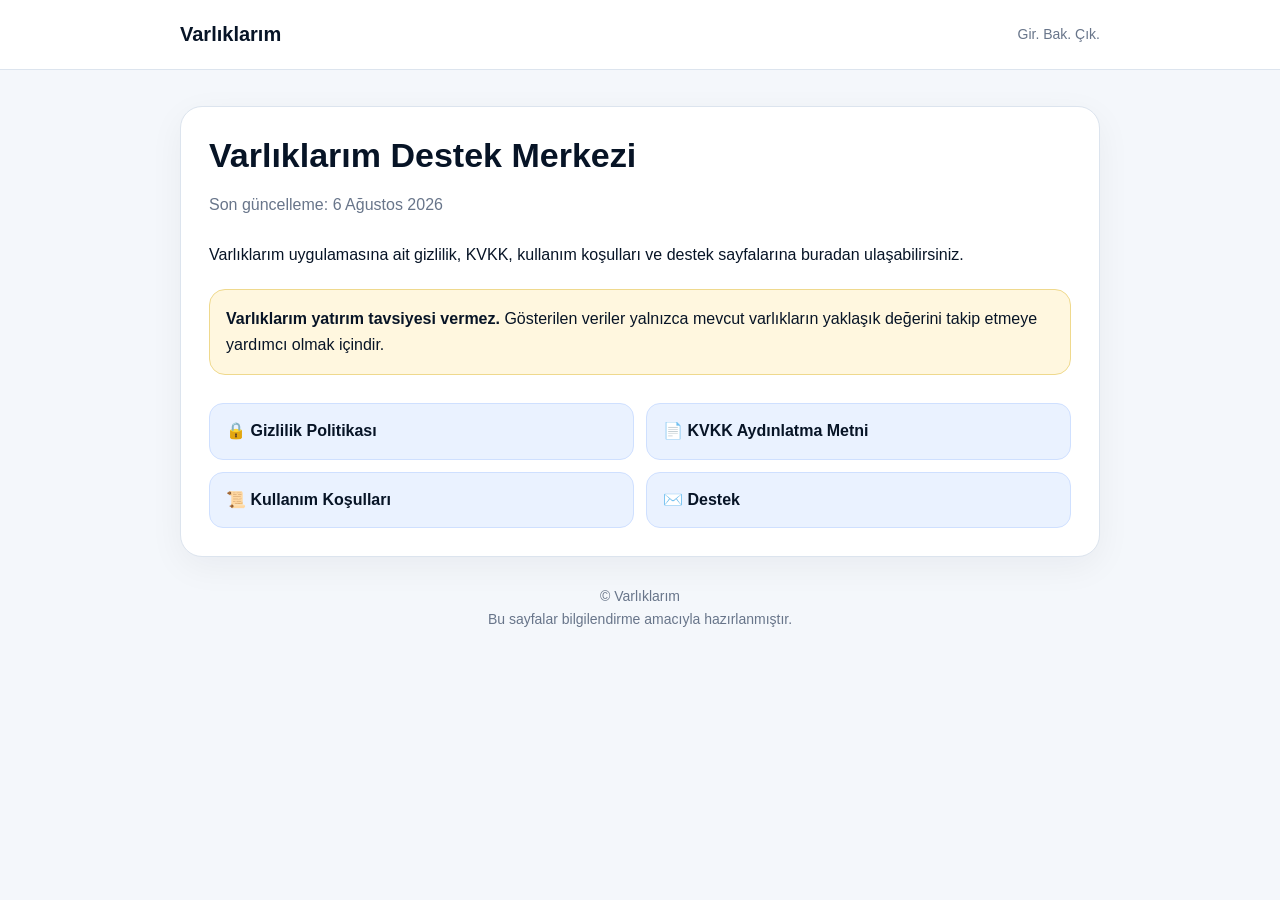
<file: index.html>
<!doctype html>
<html lang="tr">
<head>
<meta charset="utf-8">
<meta name="viewport" content="width=device-width,initial-scale=1">
<meta name="description" content="Varlıklarım Destek Merkezi - Varlıklarım">
<title>Varlıklarım Destek Merkezi | Varlıklarım</title>
<link rel="stylesheet" href="style.css">
</head>
<body>
<header class="site-header"><div class="header-inner"><a class="brand" href="index.html">Varlıklarım</a><span class="tagline">Gir. Bak. Çık.</span></div></header>
<main class="container"><article class="card">
<h1>Varlıklarım Destek Merkezi</h1>
<p class="meta">Son güncelleme: 6 Ağustos 2026</p>

<p>Varlıklarım uygulamasına ait gizlilik, KVKK, kullanım koşulları ve destek sayfalarına buradan ulaşabilirsiniz.</p>
<div class="notice"><strong>Varlıklarım yatırım tavsiyesi vermez.</strong> Gösterilen veriler yalnızca mevcut varlıkların yaklaşık değerini takip etmeye yardımcı olmak içindir.</div>

<nav class="links" aria-label="Yasal ve destek sayfaları"><a href="gizlilik.html">🔒 Gizlilik Politikası</a><a href="kvkk.html">📄 KVKK Aydınlatma Metni</a><a href="kullanim-kosullari.html">📜 Kullanım Koşulları</a><a href="destek.html">✉️ Destek</a></nav>
</article><footer>© Varlıklarım<br>Bu sayfalar bilgilendirme amacıyla hazırlanmıştır.</footer></main>
</body>
</html>
</file>
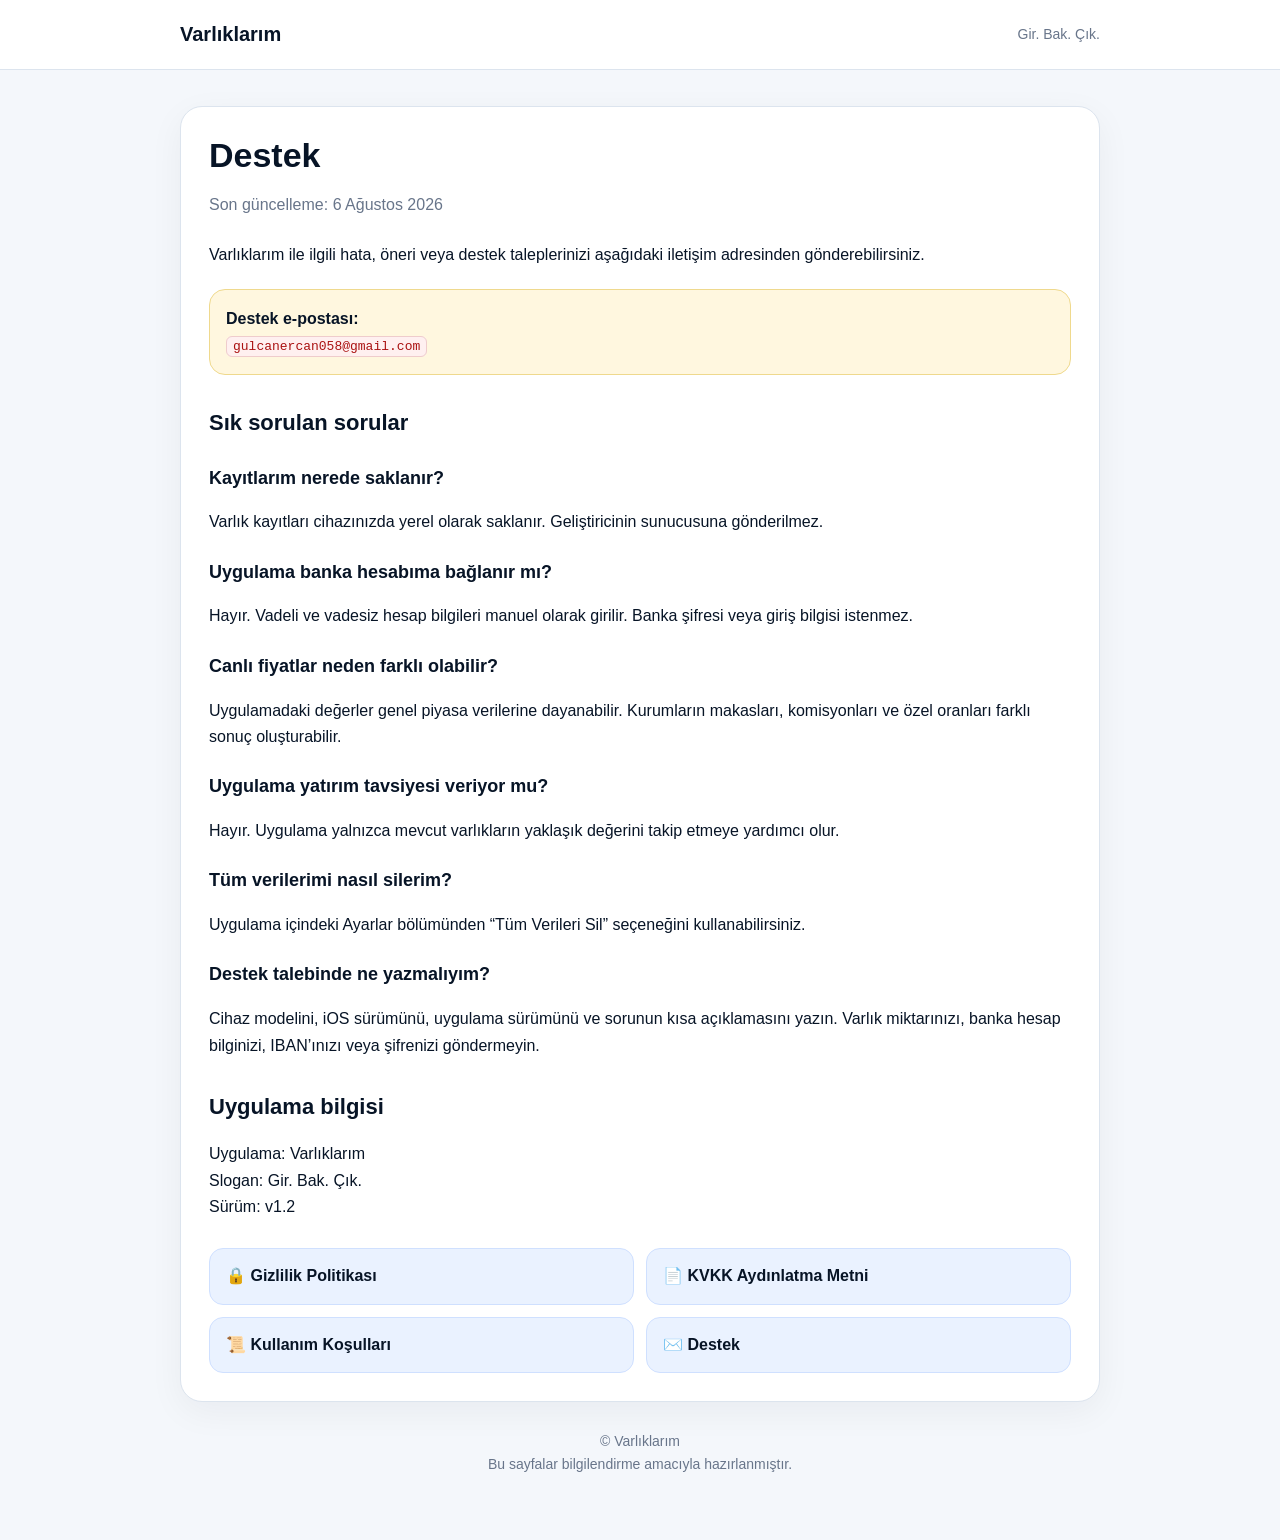
<file: destek.html>
<!doctype html>
<html lang="tr">
<head>
<meta charset="utf-8">
<meta name="viewport" content="width=device-width,initial-scale=1">
<meta name="description" content="Destek - Varlıklarım">
<title>Destek | Varlıklarım</title>
<link rel="stylesheet" href="style.css">
</head>
<body>
<header class="site-header"><div class="header-inner"><a class="brand" href="index.html">Varlıklarım</a><span class="tagline">Gir. Bak. Çık.</span></div></header>
<main class="container"><article class="card">
<h1>Destek</h1>
<p class="meta">Son güncelleme: 6 Ağustos 2026</p>

<p>Varlıklarım ile ilgili hata, öneri veya destek taleplerinizi aşağıdaki iletişim adresinden gönderebilirsiniz.</p>
<div class="notice"><strong>Destek e-postası:</strong><br><code class="placeholder">gulcanercan058@gmail.com</code></div>
<h2>Sık sorulan sorular</h2>
<h3>Kayıtlarım nerede saklanır?</h3>
<p>Varlık kayıtları cihazınızda yerel olarak saklanır. Geliştiricinin sunucusuna gönderilmez.</p>
<h3>Uygulama banka hesabıma bağlanır mı?</h3>
<p>Hayır. Vadeli ve vadesiz hesap bilgileri manuel olarak girilir. Banka şifresi veya giriş bilgisi istenmez.</p>
<h3>Canlı fiyatlar neden farklı olabilir?</h3>
<p>Uygulamadaki değerler genel piyasa verilerine dayanabilir. Kurumların makasları, komisyonları ve özel oranları farklı sonuç oluşturabilir.</p>
<h3>Uygulama yatırım tavsiyesi veriyor mu?</h3>
<p>Hayır. Uygulama yalnızca mevcut varlıkların yaklaşık değerini takip etmeye yardımcı olur.</p>
<h3>Tüm verilerimi nasıl silerim?</h3>
<p>Uygulama içindeki Ayarlar bölümünden “Tüm Verileri Sil” seçeneğini kullanabilirsiniz.</p>
<h3>Destek talebinde ne yazmalıyım?</h3>
<p>Cihaz modelini, iOS sürümünü, uygulama sürümünü ve sorunun kısa açıklamasını yazın. Varlık miktarınızı, banka hesap bilginizi, IBAN’ınızı veya şifrenizi göndermeyin.</p>
<h2>Uygulama bilgisi</h2>
<p>Uygulama: Varlıklarım<br>Slogan: Gir. Bak. Çık.<br>Sürüm: v1.2<br></p>

<nav class="links" aria-label="Yasal ve destek sayfaları"><a href="gizlilik.html">🔒 Gizlilik Politikası</a><a href="kvkk.html">📄 KVKK Aydınlatma Metni</a><a href="kullanim-kosullari.html">📜 Kullanım Koşulları</a><a href="destek.html">✉️ Destek</a></nav>
</article><footer>© Varlıklarım<br>Bu sayfalar bilgilendirme amacıyla hazırlanmıştır.</footer></main>
</body>
</html>
</file>
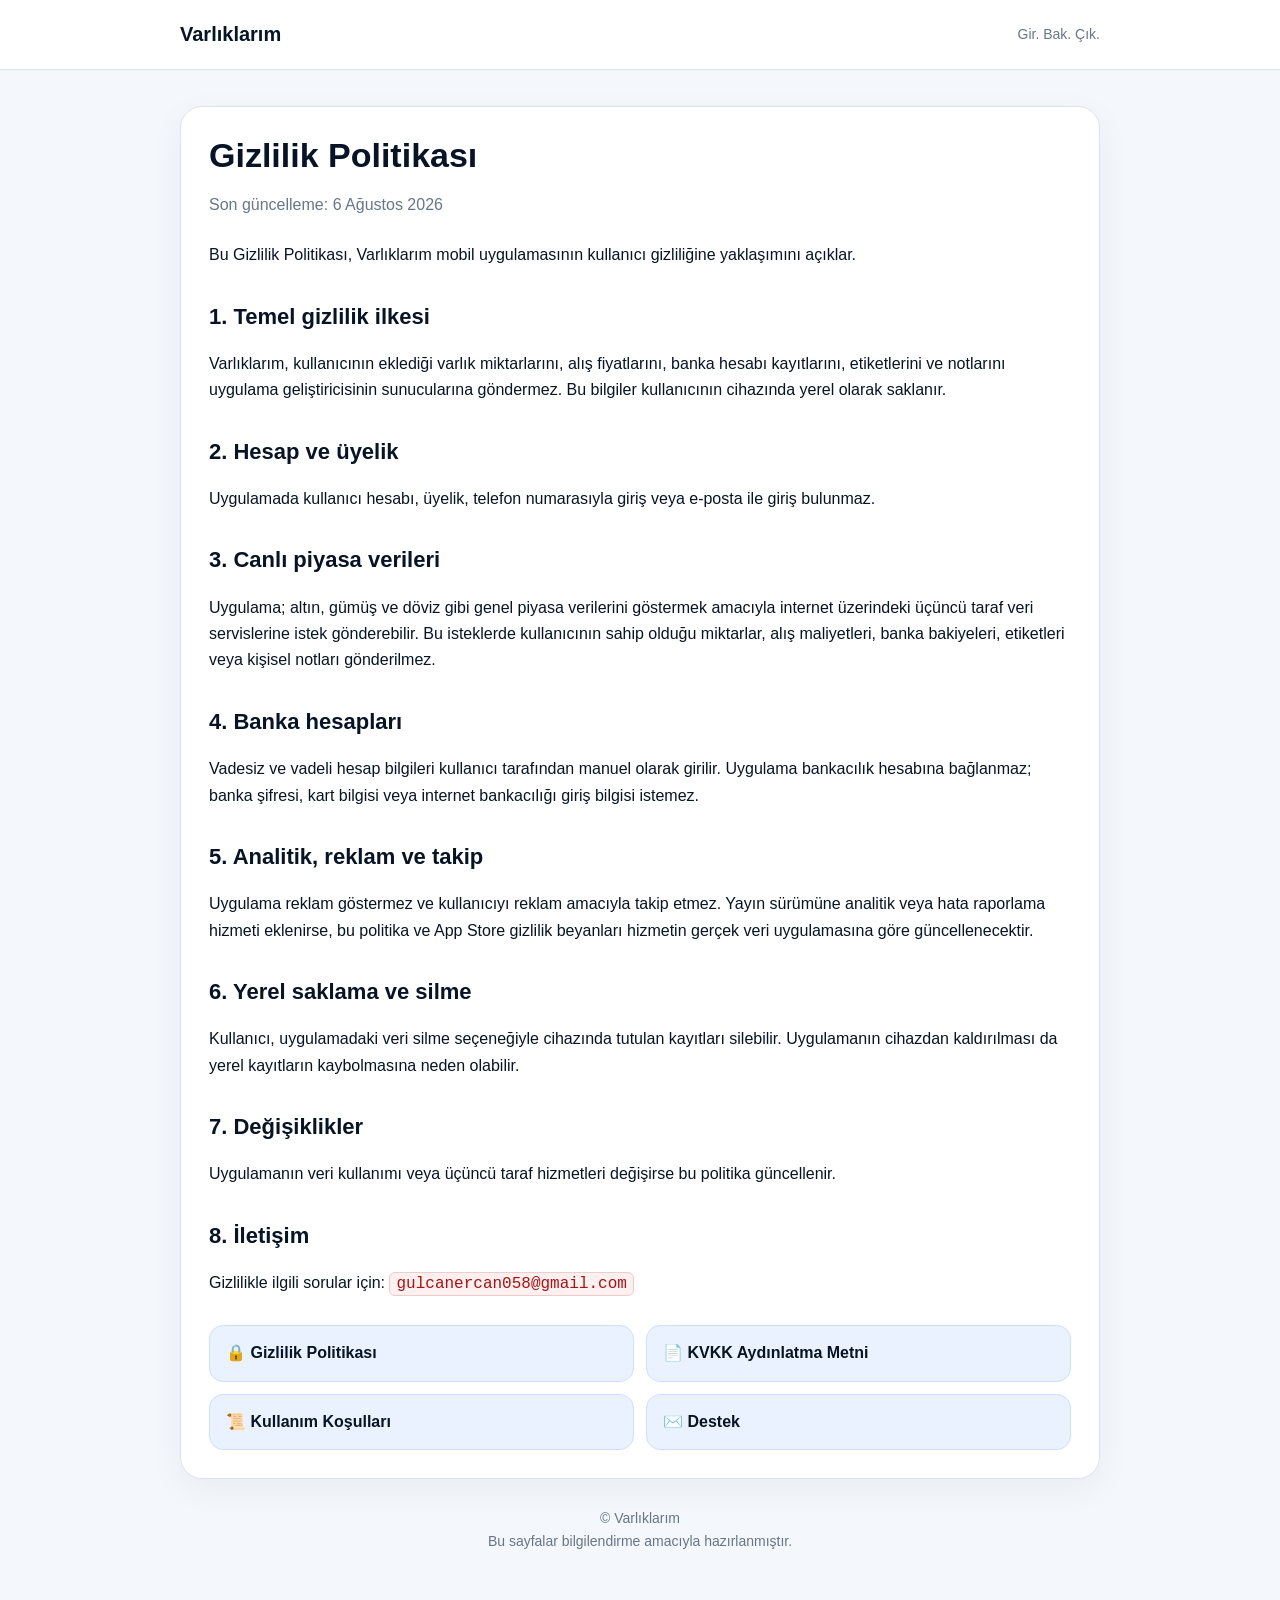
<file: gizlilik.html>
<!doctype html>
<html lang="tr">
<head>
<meta charset="utf-8">
<meta name="viewport" content="width=device-width,initial-scale=1">
<meta name="description" content="Gizlilik Politikası - Varlıklarım">
<title>Gizlilik Politikası | Varlıklarım</title>
<link rel="stylesheet" href="style.css">
</head>
<body>
<header class="site-header"><div class="header-inner"><a class="brand" href="index.html">Varlıklarım</a><span class="tagline">Gir. Bak. Çık.</span></div></header>
<main class="container"><article class="card">
<h1>Gizlilik Politikası</h1>
<p class="meta">Son güncelleme: 6 Ağustos 2026</p>

<p>Bu Gizlilik Politikası, Varlıklarım mobil uygulamasının kullanıcı gizliliğine yaklaşımını açıklar.</p>
<h2>1. Temel gizlilik ilkesi</h2>
<p>Varlıklarım, kullanıcının eklediği varlık miktarlarını, alış fiyatlarını, banka hesabı kayıtlarını, etiketlerini ve notlarını uygulama geliştiricisinin sunucularına göndermez. Bu bilgiler kullanıcının cihazında yerel olarak saklanır.</p>
<h2>2. Hesap ve üyelik</h2>
<p>Uygulamada kullanıcı hesabı, üyelik, telefon numarasıyla giriş veya e-posta ile giriş bulunmaz.</p>
<h2>3. Canlı piyasa verileri</h2>
<p>Uygulama; altın, gümüş ve döviz gibi genel piyasa verilerini göstermek amacıyla internet üzerindeki üçüncü taraf veri servislerine istek gönderebilir. Bu isteklerde kullanıcının sahip olduğu miktarlar, alış maliyetleri, banka bakiyeleri, etiketleri veya kişisel notları gönderilmez.</p>
<h2>4. Banka hesapları</h2>
<p>Vadesiz ve vadeli hesap bilgileri kullanıcı tarafından manuel olarak girilir. Uygulama bankacılık hesabına bağlanmaz; banka şifresi, kart bilgisi veya internet bankacılığı giriş bilgisi istemez.</p>
<h2>5. Analitik, reklam ve takip</h2>
<p>Uygulama reklam göstermez ve kullanıcıyı reklam amacıyla takip etmez. Yayın sürümüne analitik veya hata raporlama hizmeti eklenirse, bu politika ve App Store gizlilik beyanları hizmetin gerçek veri uygulamasına göre güncellenecektir.</p>
<h2>6. Yerel saklama ve silme</h2>
<p>Kullanıcı, uygulamadaki veri silme seçeneğiyle cihazında tutulan kayıtları silebilir. Uygulamanın cihazdan kaldırılması da yerel kayıtların kaybolmasına neden olabilir.</p>
<h2>7. Değişiklikler</h2>
<p>Uygulamanın veri kullanımı veya üçüncü taraf hizmetleri değişirse bu politika güncellenir.</p>
<h2>8. İletişim</h2>
<p>Gizlilikle ilgili sorular için: <code class="placeholder">gulcanercan058@gmail.com</code></p>

<nav class="links" aria-label="Yasal ve destek sayfaları"><a href="gizlilik.html">🔒 Gizlilik Politikası</a><a href="kvkk.html">📄 KVKK Aydınlatma Metni</a><a href="kullanim-kosullari.html">📜 Kullanım Koşulları</a><a href="destek.html">✉️ Destek</a></nav>
</article><footer>© Varlıklarım<br>Bu sayfalar bilgilendirme amacıyla hazırlanmıştır.</footer></main>
</body>
</html>
</file>
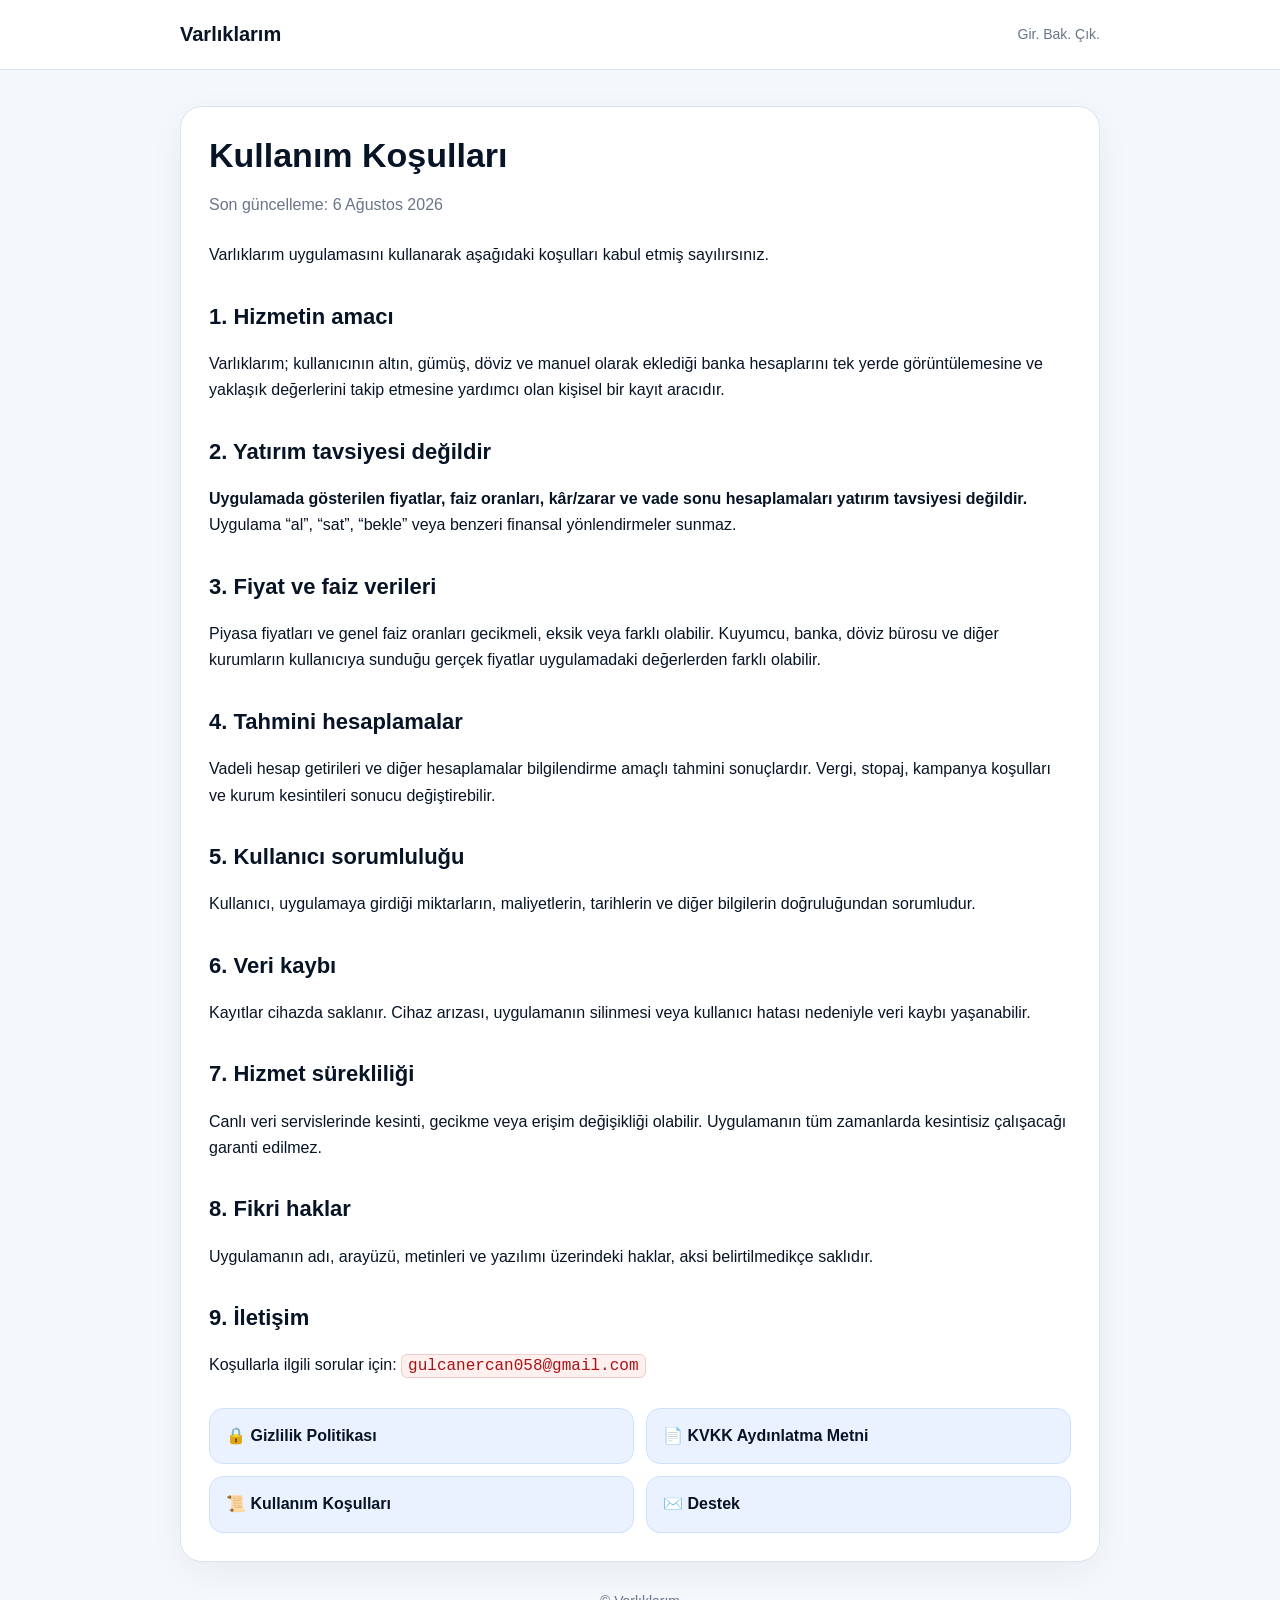
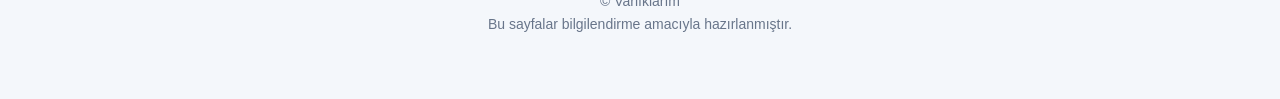
<file: kullanim-kosullari.html>
<!doctype html>
<html lang="tr">
<head>
<meta charset="utf-8">
<meta name="viewport" content="width=device-width,initial-scale=1">
<meta name="description" content="Kullanım Koşulları - Varlıklarım">
<title>Kullanım Koşulları | Varlıklarım</title>
<link rel="stylesheet" href="style.css">
</head>
<body>
<header class="site-header"><div class="header-inner"><a class="brand" href="index.html">Varlıklarım</a><span class="tagline">Gir. Bak. Çık.</span></div></header>
<main class="container"><article class="card">
<h1>Kullanım Koşulları</h1>
<p class="meta">Son güncelleme: 6 Ağustos 2026</p>

<p>Varlıklarım uygulamasını kullanarak aşağıdaki koşulları kabul etmiş sayılırsınız.</p>
<h2>1. Hizmetin amacı</h2>
<p>Varlıklarım; kullanıcının altın, gümüş, döviz ve manuel olarak eklediği banka hesaplarını tek yerde görüntülemesine ve yaklaşık değerlerini takip etmesine yardımcı olan kişisel bir kayıt aracıdır.</p>
<h2>2. Yatırım tavsiyesi değildir</h2>
<p><strong>Uygulamada gösterilen fiyatlar, faiz oranları, kâr/zarar ve vade sonu hesaplamaları yatırım tavsiyesi değildir.</strong> Uygulama “al”, “sat”, “bekle” veya benzeri finansal yönlendirmeler sunmaz.</p>
<h2>3. Fiyat ve faiz verileri</h2>
<p>Piyasa fiyatları ve genel faiz oranları gecikmeli, eksik veya farklı olabilir. Kuyumcu, banka, döviz bürosu ve diğer kurumların kullanıcıya sunduğu gerçek fiyatlar uygulamadaki değerlerden farklı olabilir.</p>
<h2>4. Tahmini hesaplamalar</h2>
<p>Vadeli hesap getirileri ve diğer hesaplamalar bilgilendirme amaçlı tahmini sonuçlardır. Vergi, stopaj, kampanya koşulları ve kurum kesintileri sonucu değiştirebilir.</p>
<h2>5. Kullanıcı sorumluluğu</h2>
<p>Kullanıcı, uygulamaya girdiği miktarların, maliyetlerin, tarihlerin ve diğer bilgilerin doğruluğundan sorumludur.</p>
<h2>6. Veri kaybı</h2>
<p>Kayıtlar cihazda saklanır. Cihaz arızası, uygulamanın silinmesi veya kullanıcı hatası nedeniyle veri kaybı yaşanabilir.</p>
<h2>7. Hizmet sürekliliği</h2>
<p>Canlı veri servislerinde kesinti, gecikme veya erişim değişikliği olabilir. Uygulamanın tüm zamanlarda kesintisiz çalışacağı garanti edilmez.</p>
<h2>8. Fikri haklar</h2>
<p>Uygulamanın adı, arayüzü, metinleri ve yazılımı üzerindeki haklar, aksi belirtilmedikçe saklıdır.</p>
<h2>9. İletişim</h2>
<p>Koşullarla ilgili sorular için: <code class="placeholder">gulcanercan058@gmail.com</code></p>

<nav class="links" aria-label="Yasal ve destek sayfaları"><a href="gizlilik.html">🔒 Gizlilik Politikası</a><a href="kvkk.html">📄 KVKK Aydınlatma Metni</a><a href="kullanim-kosullari.html">📜 Kullanım Koşulları</a><a href="destek.html">✉️ Destek</a></nav>
</article><footer>© Varlıklarım<br>Bu sayfalar bilgilendirme amacıyla hazırlanmıştır.</footer></main>
</body>
</html>
</file>
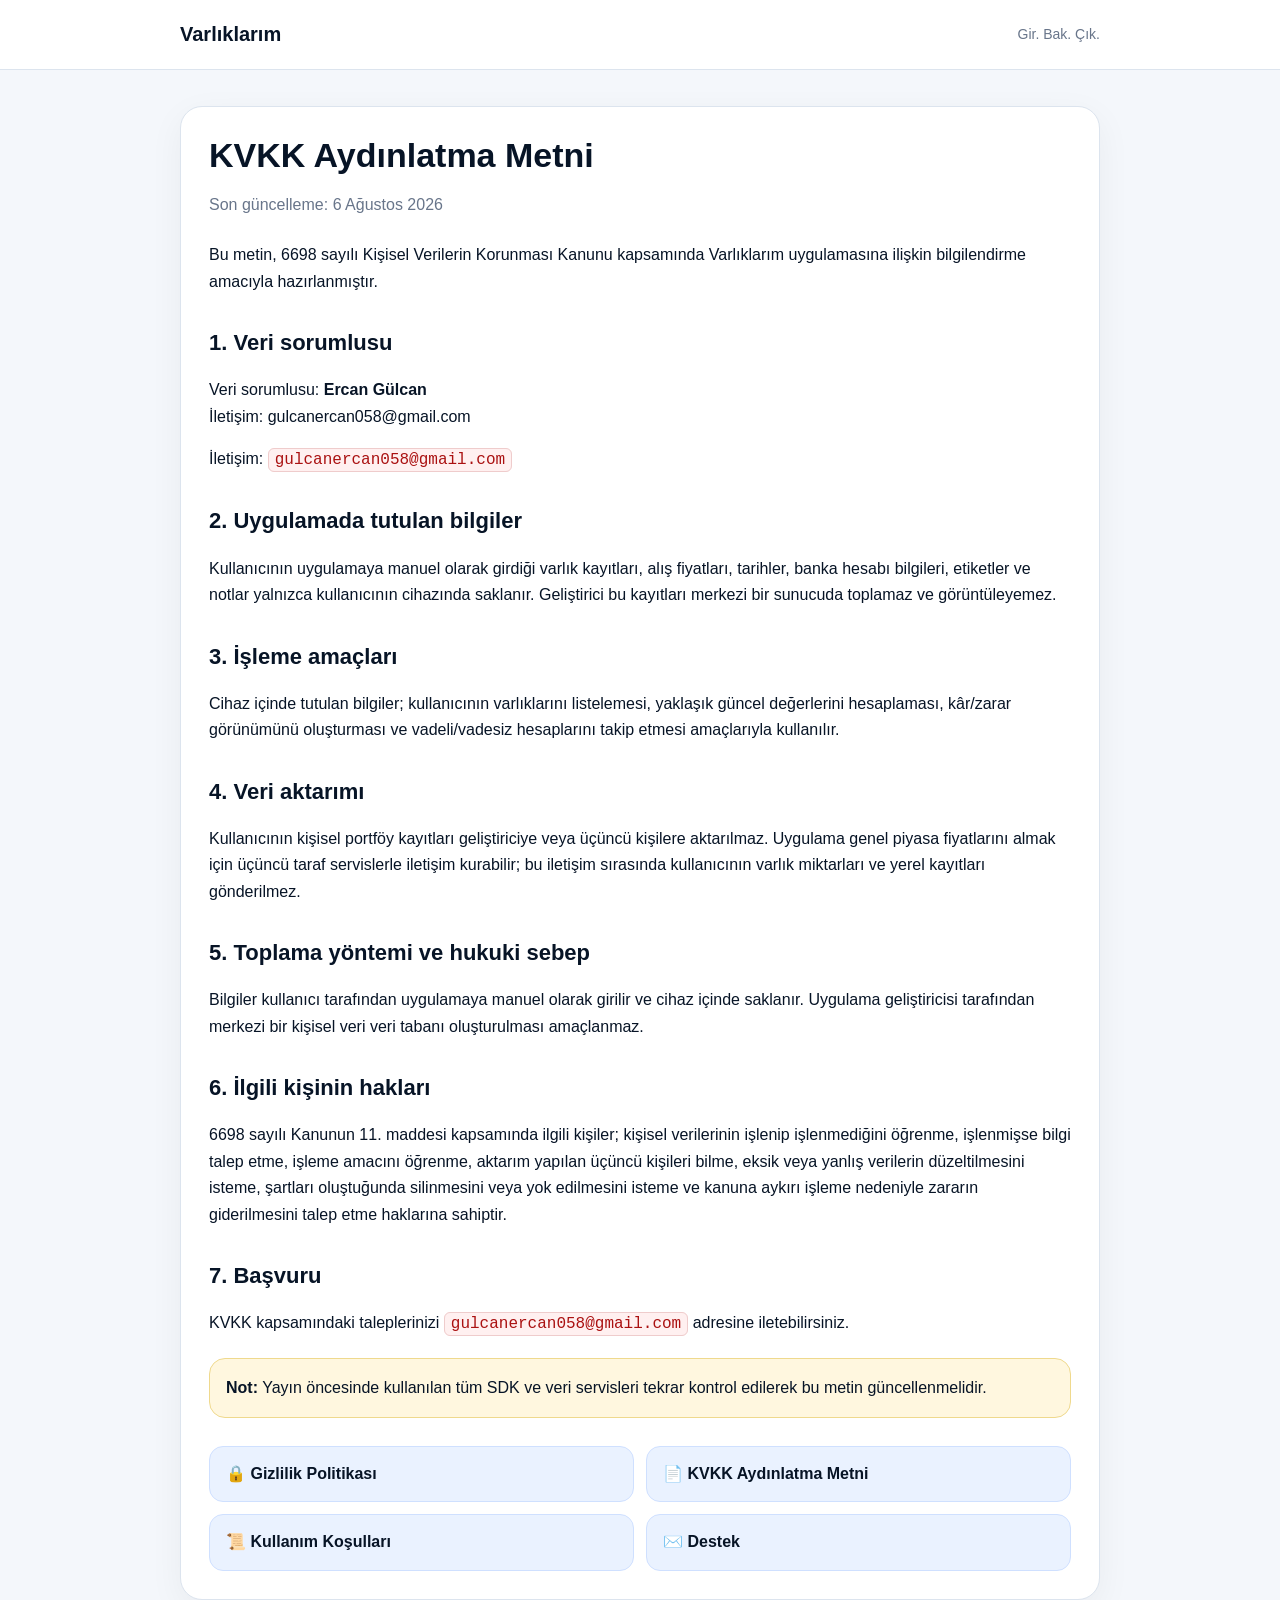
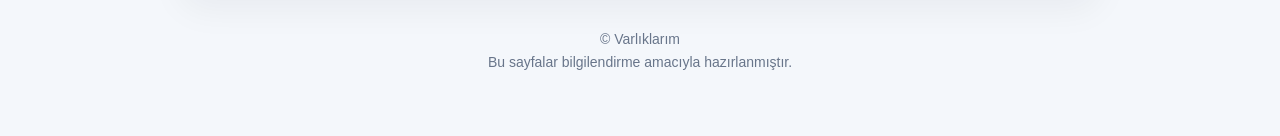
<file: kvkk.html>
<!doctype html>
<html lang="tr">
<head>
<meta charset="utf-8">
<meta name="viewport" content="width=device-width,initial-scale=1">
<meta name="description" content="KVKK Aydınlatma Metni - Varlıklarım">
<title>KVKK Aydınlatma Metni | Varlıklarım</title>
<link rel="stylesheet" href="style.css">
</head>
<body>
<header class="site-header"><div class="header-inner"><a class="brand" href="index.html">Varlıklarım</a><span class="tagline">Gir. Bak. Çık.</span></div></header>
<main class="container"><article class="card">
<h1>KVKK Aydınlatma Metni</h1>
<p class="meta">Son güncelleme: 6 Ağustos 2026</p>

<p>Bu metin, 6698 sayılı Kişisel Verilerin Korunması Kanunu kapsamında Varlıklarım uygulamasına ilişkin bilgilendirme amacıyla hazırlanmıştır.</p>
<h2>1. Veri sorumlusu</h2>
<p>Veri sorumlusu: <strong>Ercan Gülcan</strong><br>İletişim: gulcanercan058@gmail.com</p>
<p>İletişim: <code class="placeholder">gulcanercan058@gmail.com</code></p>
<h2>2. Uygulamada tutulan bilgiler</h2>
<p>Kullanıcının uygulamaya manuel olarak girdiği varlık kayıtları, alış fiyatları, tarihler, banka hesabı bilgileri, etiketler ve notlar yalnızca kullanıcının cihazında saklanır. Geliştirici bu kayıtları merkezi bir sunucuda toplamaz ve görüntüleyemez.</p>
<h2>3. İşleme amaçları</h2>
<p>Cihaz içinde tutulan bilgiler; kullanıcının varlıklarını listelemesi, yaklaşık güncel değerlerini hesaplaması, kâr/zarar görünümünü oluşturması ve vadeli/vadesiz hesaplarını takip etmesi amaçlarıyla kullanılır.</p>
<h2>4. Veri aktarımı</h2>
<p>Kullanıcının kişisel portföy kayıtları geliştiriciye veya üçüncü kişilere aktarılmaz. Uygulama genel piyasa fiyatlarını almak için üçüncü taraf servislerle iletişim kurabilir; bu iletişim sırasında kullanıcının varlık miktarları ve yerel kayıtları gönderilmez.</p>
<h2>5. Toplama yöntemi ve hukuki sebep</h2>
<p>Bilgiler kullanıcı tarafından uygulamaya manuel olarak girilir ve cihaz içinde saklanır. Uygulama geliştiricisi tarafından merkezi bir kişisel veri veri tabanı oluşturulması amaçlanmaz.</p>
<h2>6. İlgili kişinin hakları</h2>
<p>6698 sayılı Kanunun 11. maddesi kapsamında ilgili kişiler; kişisel verilerinin işlenip işlenmediğini öğrenme, işlenmişse bilgi talep etme, işleme amacını öğrenme, aktarım yapılan üçüncü kişileri bilme, eksik veya yanlış verilerin düzeltilmesini isteme, şartları oluştuğunda silinmesini veya yok edilmesini isteme ve kanuna aykırı işleme nedeniyle zararın giderilmesini talep etme haklarına sahiptir.</p>
<h2>7. Başvuru</h2>
<p>KVKK kapsamındaki taleplerinizi <code class="placeholder">gulcanercan058@gmail.com</code> adresine iletebilirsiniz.</p>
<div class="notice"><strong>Not:</strong> Yayın öncesinde kullanılan tüm SDK ve veri servisleri tekrar kontrol edilerek bu metin güncellenmelidir.</div>

<nav class="links" aria-label="Yasal ve destek sayfaları"><a href="gizlilik.html">🔒 Gizlilik Politikası</a><a href="kvkk.html">📄 KVKK Aydınlatma Metni</a><a href="kullanim-kosullari.html">📜 Kullanım Koşulları</a><a href="destek.html">✉️ Destek</a></nav>
</article><footer>© Varlıklarım<br>Bu sayfalar bilgilendirme amacıyla hazırlanmıştır.</footer></main>
</body>
</html>
</file>
<file: style.css>
:root{--bg:#f4f7fb;--card:#fff;--text:#071426;--muted:#68758a;--border:#dce4ee;--accent:#1f6feb;--accent-soft:#eaf2ff;--warning:#fff7df}
*{box-sizing:border-box}body{margin:0;background:var(--bg);color:var(--text);font-family:-apple-system,BlinkMacSystemFont,"Segoe UI",Roboto,Arial,sans-serif;line-height:1.65}
.container{width:min(920px,calc(100% - 32px));margin:0 auto;padding:36px 0 64px}
.site-header{background:var(--card);border-bottom:1px solid var(--border)}
.header-inner{width:min(920px,calc(100% - 32px));margin:0 auto;padding:18px 0;display:flex;align-items:center;justify-content:space-between;gap:16px}
.brand{color:var(--text);text-decoration:none;font-weight:800;font-size:20px}.tagline{color:var(--muted);font-size:14px}
.card{background:var(--card);border:1px solid var(--border);border-radius:22px;padding:28px;box-shadow:0 10px 35px rgba(7,20,38,.05)}
h1{font-size:34px;line-height:1.2;margin:0 0 8px}h2{font-size:22px;margin:30px 0 8px}h3{font-size:18px;margin:22px 0 6px}
p,li{font-size:16px}.meta{color:var(--muted);margin-bottom:24px}
.notice{background:var(--warning);border:1px solid #efd98d;border-radius:16px;padding:16px;margin:20px 0}
nav.links{display:grid;grid-template-columns:repeat(2,minmax(0,1fr));gap:12px;margin-top:28px}
nav.links a{text-decoration:none;color:var(--text);background:var(--accent-soft);border:1px solid #cfe0ff;padding:14px 16px;border-radius:14px;font-weight:700}
a{color:var(--accent)}footer{text-align:center;color:var(--muted);font-size:14px;margin-top:28px}
code.placeholder{background:#fff0f0;color:#a11;border:1px solid #efcccc;border-radius:6px;padding:2px 6px}
@media(max-width:600px){.container{width:min(100% - 20px,920px);padding-top:20px}.header-inner{width:min(100% - 20px,920px)}.card{padding:20px;border-radius:18px}h1{font-size:28px}nav.links{grid-template-columns:1fr}.tagline{display:none}}
</file>
